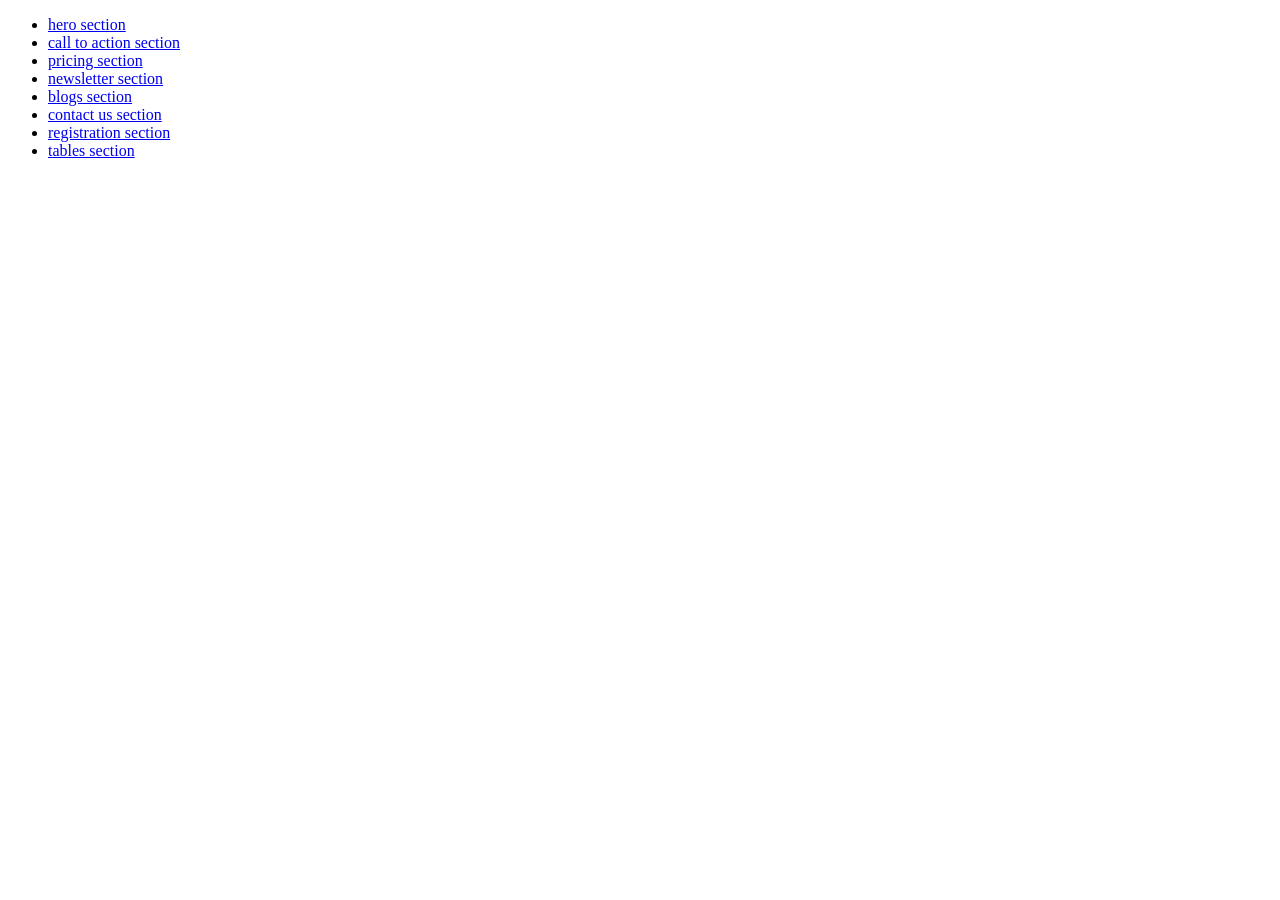
<file: index.html>
<!DOCTYPE html>
<html lang="en">
  <head>
    <meta charset="UTF-8" />
    <meta name="viewport" content="width=device-width, initial-scale=1.0" />
    <title>Document</title>
  </head>
  <body>
    <!-- DO NOT EDIT THIS FILE -->
    <ul>
      <li><a href="./1-hero-section/index.html">hero section</a></li>
      <li><a href="./2-call-to-action/index.html">call to action section</a></li>
      <li><a href="./3-pricings/index.html">pricing section</a></li>
      <li><a href="./4-newsletter/index.html">newsletter section</a></li>
      <li><a href="./5-blogs/index.html">blogs section</a></li>
      <li><a href="./6-contact-us/index.html">contact us section</a></li>
      <li><a href="./7-registration/index.html">registration section</a></li>
      <li><a href="./8-tables/index.html">tables section</a></li>
    </ul>
  </body>
</html>
</file>
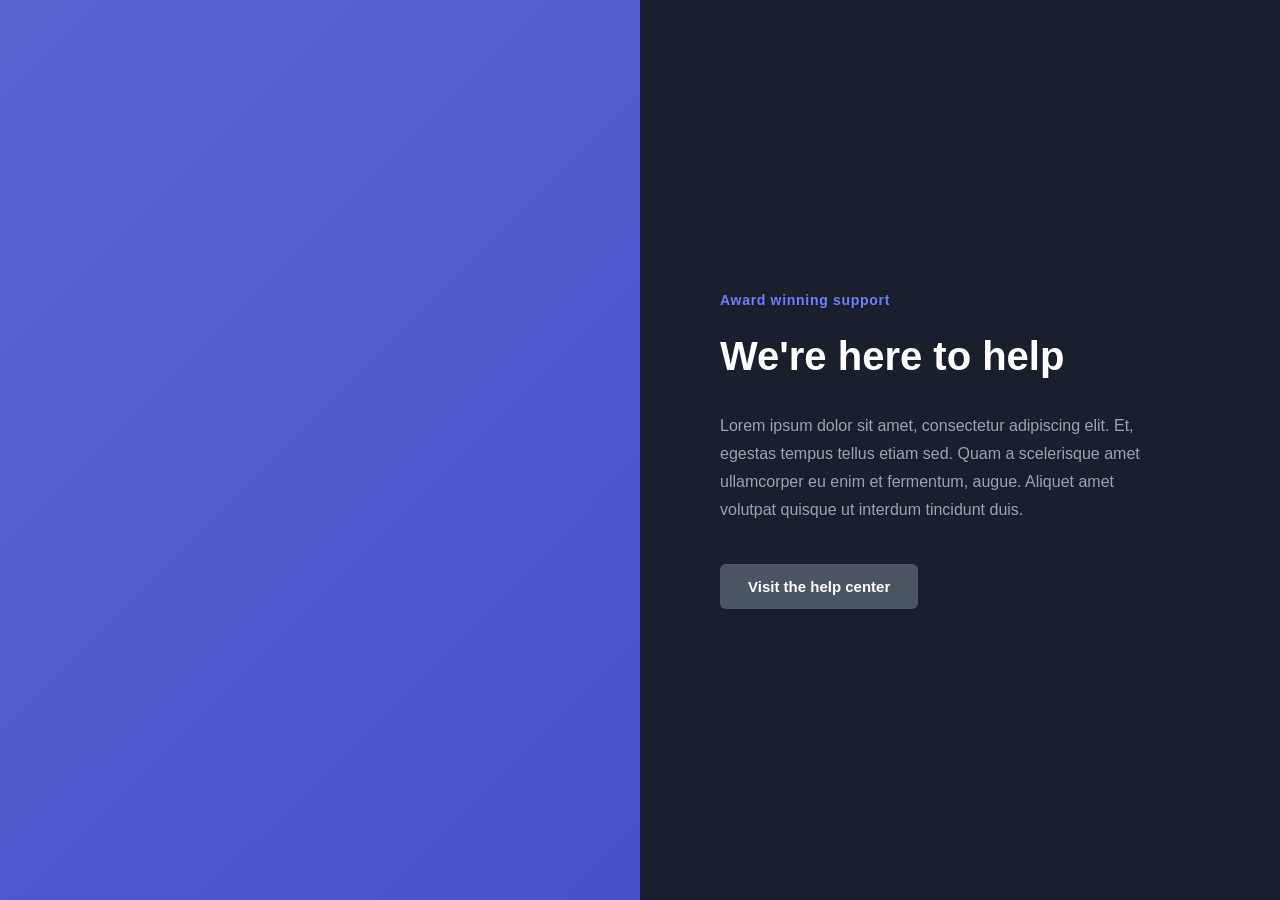
<file: 2-call-to-action/index.html>
<!DOCTYPE html>
<html lang="en">
  <head>
    <meta charset="UTF-8" />
    <meta name="viewport" content="width=device-width, initial-scale=1.0" />
    <title>Document</title>
    <link rel="stylesheet" href="style.css" />
  </head>
  <body>
    <section class="cta-section">
      <div class="cta-container">
        <!-- Left Side - Image -->
        <div class="cta-image">
          <div class="image-overlay"></div>
          <img src="team-collaboration.jpg" alt="Team collaboration" />
        </div>

        <!-- Right Side - Content -->
        <div class="cta-content">
          <p class="cta-label">Award winning support</p>
          <h2 class="cta-title">We're here to help</h2>
          <p class="cta-description">
            Lorem ipsum dolor sit amet, consectetur adipiscing elit. Et, egestas
            tempus tellus etiam sed. Quam a scelerisque amet ullamcorper eu enim
            et fermentum, augue. Aliquet amet volutpat quisque ut interdum
            tincidunt duis.
          </p>
          <button class="cta-button">Visit the help center</button>
        </div>
      </div>
    </section>
  </body>
</html>
</file>
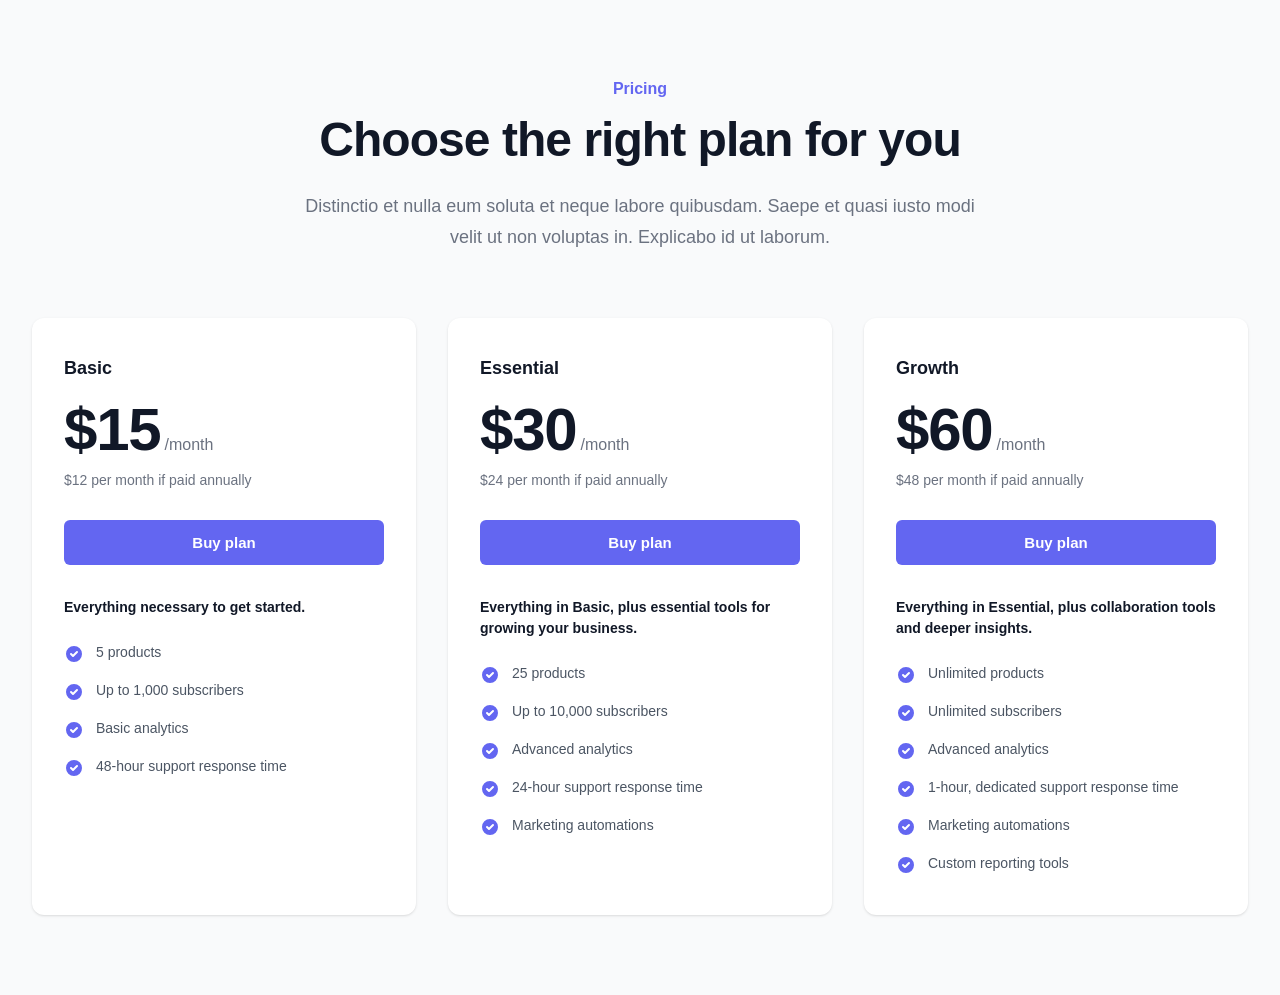
<file: 3-pricings/index.html>
<!DOCTYPE html>
<html lang="en">
  <head>
    <meta charset="UTF-8" />
    <meta name="viewport" content="width=device-width, initial-scale=1.0" />
    <title>Document</title>
    <link rel="stylesheet" href="style.css" />
  </head>
  <body>
    <section class="pricing-section">
      <div class="container">
        <!-- Header -->
        <div class="pricing-header">
          <p class="pricing-label">Pricing</p>
          <h1 class="pricing-title">Choose the right plan for you</h1>
          <p class="pricing-description">
            Distinctio et nulla eum soluta et neque labore quibusdam. Saepe et
            quasi iusto modi velit ut non voluptas in. Explicabo id ut laborum.
          </p>
        </div>

        <!-- Pricing Cards -->
        <div class="pricing-cards">
          <!-- Basic Plan -->
          <div class="pricing-card">
            <div class="card-header">
              <h3 class="plan-name">Basic</h3>
              <div class="plan-price">
                <span class="price">$15</span>
                <span class="period">/month</span>
              </div>
              <p class="plan-subtext">$12 per month if paid annually</p>
            </div>
            <button class="buy-button">Buy plan</button>
            <div class="card-features">
              <p class="features-title">Everything necessary to get started.</p>
              <ul class="features-list">
                <li>
                  <svg
                    class="check-icon"
                    viewBox="0 0 20 20"
                    fill="currentColor"
                  >
                    <path
                      fill-rule="evenodd"
                      d="M10 18a8 8 0 100-16 8 8 0 000 16zm3.707-9.293a1 1 0 00-1.414-1.414L9 10.586 7.707 9.293a1 1 0 00-1.414 1.414l2 2a1 1 0 001.414 0l4-4z"
                      clip-rule="evenodd"
                    />
                  </svg>
                  <span>5 products</span>
                </li>
                <li>
                  <svg
                    class="check-icon"
                    viewBox="0 0 20 20"
                    fill="currentColor"
                  >
                    <path
                      fill-rule="evenodd"
                      d="M10 18a8 8 0 100-16 8 8 0 000 16zm3.707-9.293a1 1 0 00-1.414-1.414L9 10.586 7.707 9.293a1 1 0 00-1.414 1.414l2 2a1 1 0 001.414 0l4-4z"
                      clip-rule="evenodd"
                    />
                  </svg>
                  <span>Up to 1,000 subscribers</span>
                </li>
                <li>
                  <svg
                    class="check-icon"
                    viewBox="0 0 20 20"
                    fill="currentColor"
                  >
                    <path
                      fill-rule="evenodd"
                      d="M10 18a8 8 0 100-16 8 8 0 000 16zm3.707-9.293a1 1 0 00-1.414-1.414L9 10.586 7.707 9.293a1 1 0 00-1.414 1.414l2 2a1 1 0 001.414 0l4-4z"
                      clip-rule="evenodd"
                    />
                  </svg>
                  <span>Basic analytics</span>
                </li>
                <li>
                  <svg
                    class="check-icon"
                    viewBox="0 0 20 20"
                    fill="currentColor"
                  >
                    <path
                      fill-rule="evenodd"
                      d="M10 18a8 8 0 100-16 8 8 0 000 16zm3.707-9.293a1 1 0 00-1.414-1.414L9 10.586 7.707 9.293a1 1 0 00-1.414 1.414l2 2a1 1 0 001.414 0l4-4z"
                      clip-rule="evenodd"
                    />
                  </svg>
                  <span>48-hour support response time</span>
                </li>
              </ul>
            </div>
          </div>

          <!-- Essential Plan -->
          <div class="pricing-card">
            <div class="card-header">
              <h3 class="plan-name">Essential</h3>
              <div class="plan-price">
                <span class="price">$30</span>
                <span class="period">/month</span>
              </div>
              <p class="plan-subtext">$24 per month if paid annually</p>
            </div>
            <button class="buy-button">Buy plan</button>
            <div class="card-features">
              <p class="features-title">
                Everything in Basic, plus essential tools for growing your
                business.
              </p>
              <ul class="features-list">
                <li>
                  <svg
                    class="check-icon"
                    viewBox="0 0 20 20"
                    fill="currentColor"
                  >
                    <path
                      fill-rule="evenodd"
                      d="M10 18a8 8 0 100-16 8 8 0 000 16zm3.707-9.293a1 1 0 00-1.414-1.414L9 10.586 7.707 9.293a1 1 0 00-1.414 1.414l2 2a1 1 0 001.414 0l4-4z"
                      clip-rule="evenodd"
                    />
                  </svg>
                  <span>25 products</span>
                </li>
                <li>
                  <svg
                    class="check-icon"
                    viewBox="0 0 20 20"
                    fill="currentColor"
                  >
                    <path
                      fill-rule="evenodd"
                      d="M10 18a8 8 0 100-16 8 8 0 000 16zm3.707-9.293a1 1 0 00-1.414-1.414L9 10.586 7.707 9.293a1 1 0 00-1.414 1.414l2 2a1 1 0 001.414 0l4-4z"
                      clip-rule="evenodd"
                    />
                  </svg>
                  <span>Up to 10,000 subscribers</span>
                </li>
                <li>
                  <svg
                    class="check-icon"
                    viewBox="0 0 20 20"
                    fill="currentColor"
                  >
                    <path
                      fill-rule="evenodd"
                      d="M10 18a8 8 0 100-16 8 8 0 000 16zm3.707-9.293a1 1 0 00-1.414-1.414L9 10.586 7.707 9.293a1 1 0 00-1.414 1.414l2 2a1 1 0 001.414 0l4-4z"
                      clip-rule="evenodd"
                    />
                  </svg>
                  <span>Advanced analytics</span>
                </li>
                <li>
                  <svg
                    class="check-icon"
                    viewBox="0 0 20 20"
                    fill="currentColor"
                  >
                    <path
                      fill-rule="evenodd"
                      d="M10 18a8 8 0 100-16 8 8 0 000 16zm3.707-9.293a1 1 0 00-1.414-1.414L9 10.586 7.707 9.293a1 1 0 00-1.414 1.414l2 2a1 1 0 001.414 0l4-4z"
                      clip-rule="evenodd"
                    />
                  </svg>
                  <span>24-hour support response time</span>
                </li>
                <li>
                  <svg
                    class="check-icon"
                    viewBox="0 0 20 20"
                    fill="currentColor"
                  >
                    <path
                      fill-rule="evenodd"
                      d="M10 18a8 8 0 100-16 8 8 0 000 16zm3.707-9.293a1 1 0 00-1.414-1.414L9 10.586 7.707 9.293a1 1 0 00-1.414 1.414l2 2a1 1 0 001.414 0l4-4z"
                      clip-rule="evenodd"
                    />
                  </svg>
                  <span>Marketing automations</span>
                </li>
              </ul>
            </div>
          </div>

          <!-- Growth Plan -->
          <div class="pricing-card">
            <div class="card-header">
              <h3 class="plan-name">Growth</h3>
              <div class="plan-price">
                <span class="price">$60</span>
                <span class="period">/month</span>
              </div>
              <p class="plan-subtext">$48 per month if paid annually</p>
            </div>
            <button class="buy-button">Buy plan</button>
            <div class="card-features">
              <p class="features-title">
                Everything in Essential, plus collaboration tools and deeper
                insights.
              </p>
              <ul class="features-list">
                <li>
                  <svg
                    class="check-icon"
                    viewBox="0 0 20 20"
                    fill="currentColor"
                  >
                    <path
                      fill-rule="evenodd"
                      d="M10 18a8 8 0 100-16 8 8 0 000 16zm3.707-9.293a1 1 0 00-1.414-1.414L9 10.586 7.707 9.293a1 1 0 00-1.414 1.414l2 2a1 1 0 001.414 0l4-4z"
                      clip-rule="evenodd"
                    />
                  </svg>
                  <span>Unlimited products</span>
                </li>
                <li>
                  <svg
                    class="check-icon"
                    viewBox="0 0 20 20"
                    fill="currentColor"
                  >
                    <path
                      fill-rule="evenodd"
                      d="M10 18a8 8 0 100-16 8 8 0 000 16zm3.707-9.293a1 1 0 00-1.414-1.414L9 10.586 7.707 9.293a1 1 0 00-1.414 1.414l2 2a1 1 0 001.414 0l4-4z"
                      clip-rule="evenodd"
                    />
                  </svg>
                  <span>Unlimited subscribers</span>
                </li>
                <li>
                  <svg
                    class="check-icon"
                    viewBox="0 0 20 20"
                    fill="currentColor"
                  >
                    <path
                      fill-rule="evenodd"
                      d="M10 18a8 8 0 100-16 8 8 0 000 16zm3.707-9.293a1 1 0 00-1.414-1.414L9 10.586 7.707 9.293a1 1 0 00-1.414 1.414l2 2a1 1 0 001.414 0l4-4z"
                      clip-rule="evenodd"
                    />
                  </svg>
                  <span>Advanced analytics</span>
                </li>
                <li>
                  <svg
                    class="check-icon"
                    viewBox="0 0 20 20"
                    fill="currentColor"
                  >
                    <path
                      fill-rule="evenodd"
                      d="M10 18a8 8 0 100-16 8 8 0 000 16zm3.707-9.293a1 1 0 00-1.414-1.414L9 10.586 7.707 9.293a1 1 0 00-1.414 1.414l2 2a1 1 0 001.414 0l4-4z"
                      clip-rule="evenodd"
                    />
                  </svg>
                  <span>1-hour, dedicated support response time</span>
                </li>
                <li>
                  <svg
                    class="check-icon"
                    viewBox="0 0 20 20"
                    fill="currentColor"
                  >
                    <path
                      fill-rule="evenodd"
                      d="M10 18a8 8 0 100-16 8 8 0 000 16zm3.707-9.293a1 1 0 00-1.414-1.414L9 10.586 7.707 9.293a1 1 0 00-1.414 1.414l2 2a1 1 0 001.414 0l4-4z"
                      clip-rule="evenodd"
                    />
                  </svg>
                  <span>Marketing automations</span>
                </li>
                <li>
                  <svg
                    class="check-icon"
                    viewBox="0 0 20 20"
                    fill="currentColor"
                  >
                    <path
                      fill-rule="evenodd"
                      d="M10 18a8 8 0 100-16 8 8 0 000 16zm3.707-9.293a1 1 0 00-1.414-1.414L9 10.586 7.707 9.293a1 1 0 00-1.414 1.414l2 2a1 1 0 001.414 0l4-4z"
                      clip-rule="evenodd"
                    />
                  </svg>
                  <span>Custom reporting tools</span>
                </li>
              </ul>
            </div>
          </div>
        </div>
      </div>
    </section>
  </body>
</html>
</file>
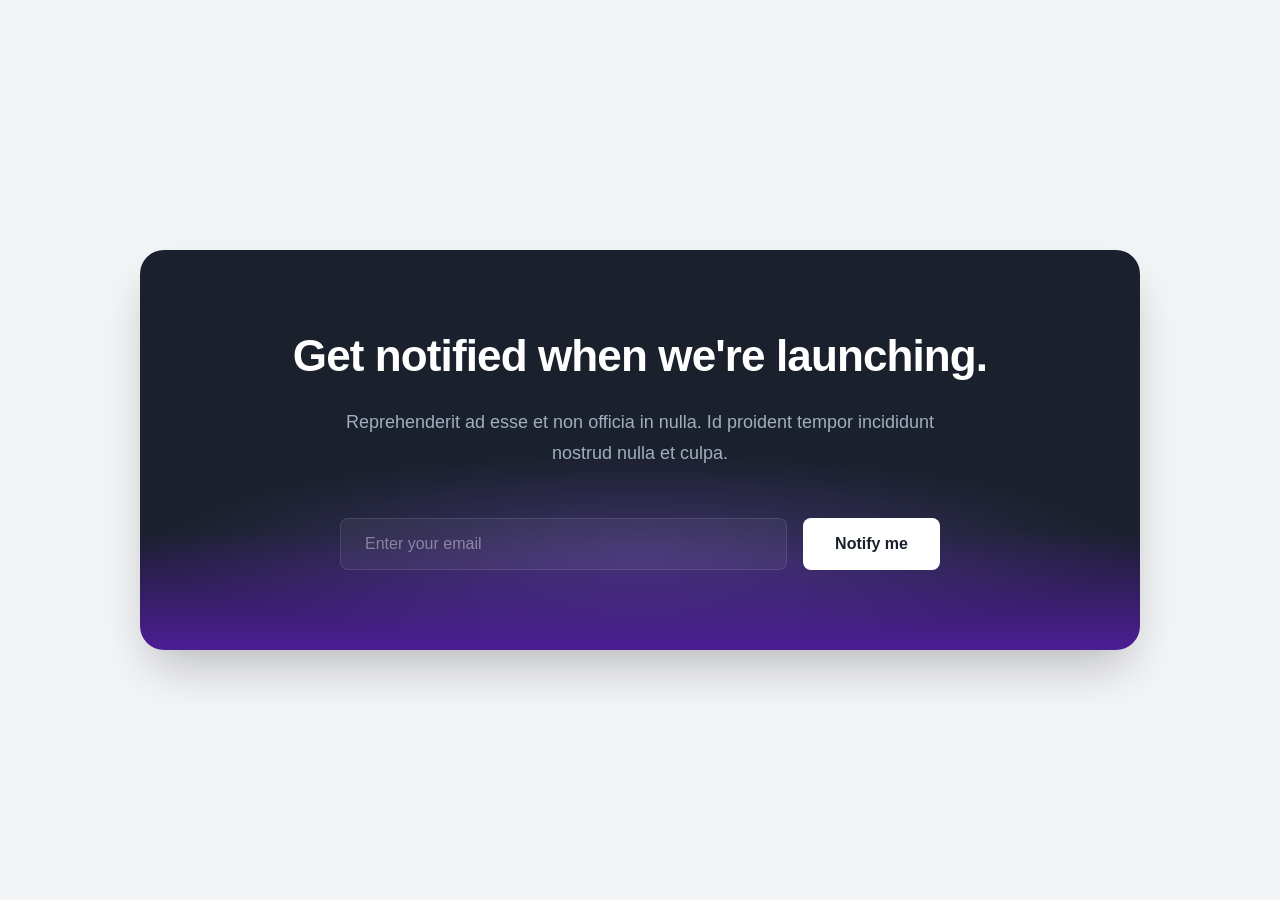
<file: 4-newsletter/index.html>
<!DOCTYPE html>
<html lang="en">
  <head>
    <meta charset="UTF-8" />
    <meta name="viewport" content="width=device-width, initial-scale=1.0" />
    <title>Newsletter Signup</title>
    <link rel="stylesheet" href="style.css" />
  </head>
  <body>
    <section class="newsletter-section">
      <div class="newsletter-container">
        <h2 class="newsletter-title">Get notified when we're launching.</h2>
        <p class="newsletter-description">
          Reprehenderit ad esse et non officia in nulla. Id proident tempor
          incididunt nostrud nulla et culpa.
        </p>
        <form class="newsletter-form">
          <input
            type="email"
            class="email-input"
            placeholder="Enter your email"
            required
          />
          <button type="submit" class="notify-button">Notify me</button>
        </form>
      </div>
    </section>
  </body>
</html>
</file>
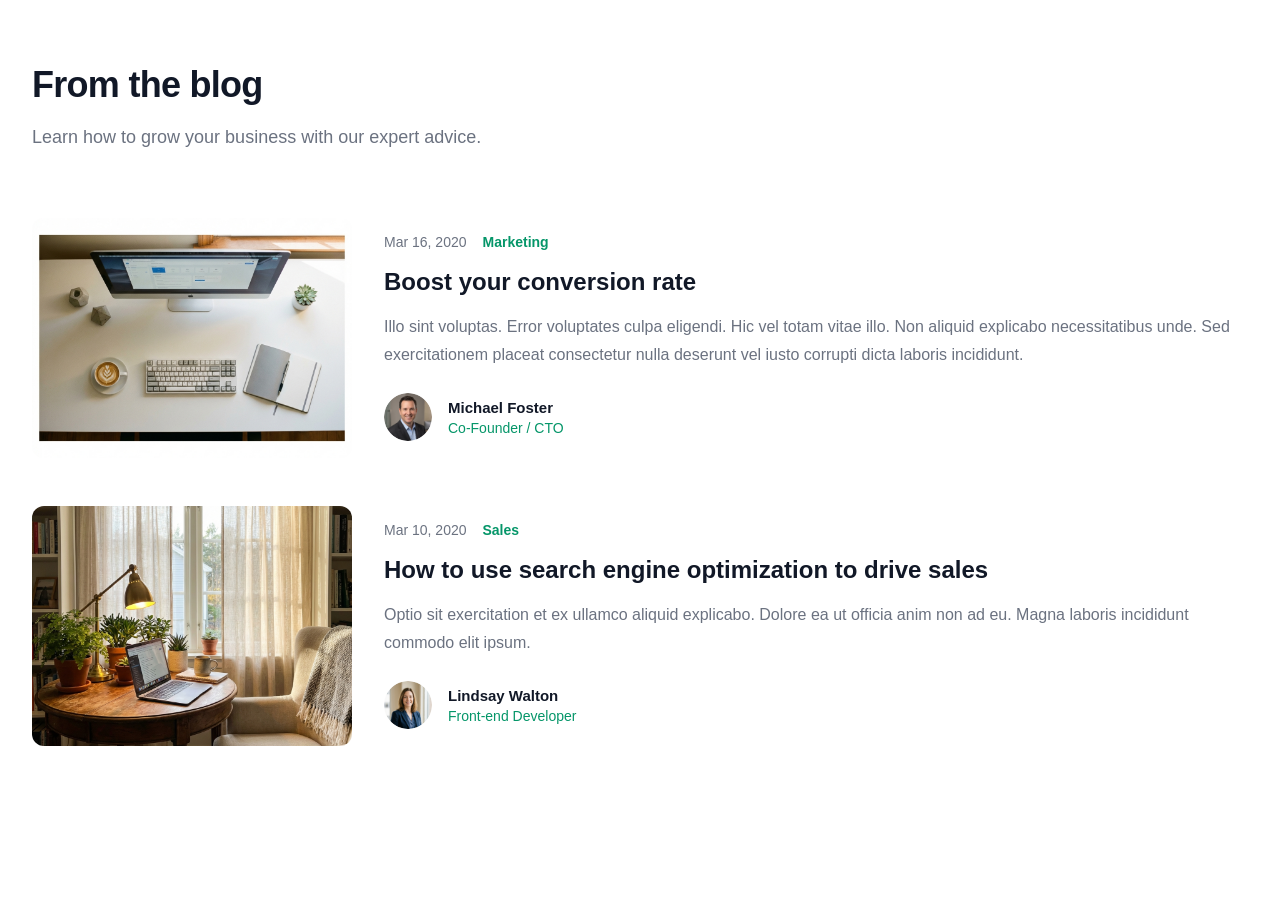
<file: 5-blogs/index.html>
<!DOCTYPE html>
<html lang="en">
  <head>
    <meta charset="UTF-8" />
    <meta name="viewport" content="width=device-width, initial-scale=1.0" />
    <title>Document</title>
    <link rel="stylesheet" href="style.css" />
  </head>
  <body>
    <section class="blog-section">
      <div class="container">
        <!-- Blog Header -->
        <div class="blog-header">
          <h2 class="blog-title">From the blog</h2>
          <p class="blog-description">
            Learn how to grow your business with our expert advice.
          </p>
        </div>

        <!-- Blog Posts -->
        <div class="blog-posts">
          <!-- Blog Post 1 -->
          <article class="blog-post">
            <div class="post-image">
              <img
                src="blog-1.jpg"
                alt="Workspace with computer and keyboard"
              />
            </div>
            <div class="post-content">
              <div class="post-meta">
                <span class="post-date">Mar 16, 2020</span>
                <span class="post-category">Marketing</span>
              </div>
              <h3 class="post-title">Boost your conversion rate</h3>
              <p class="post-description">
                Illo sint voluptas. Error voluptates culpa eligendi. Hic vel
                totam vitae illo. Non aliquid explicabo necessitatibus unde. Sed
                exercitationem placeat consectetur nulla deserunt vel iusto
                corrupti dicta laboris incididunt.
              </p>
              <div class="post-author">
                <img
                  src="author-1.jpg"
                  alt="Michael Foster"
                  class="author-avatar"
                />
                <div class="author-info">
                  <p class="author-name">Michael Foster</p>
                  <p class="author-role">Co-Founder / CTO</p>
                </div>
              </div>
            </div>
          </article>

          <!-- Blog Post 2 -->
          <article class="blog-post">
            <div class="post-image">
              <img
                src="blog-2.jpg"
                alt="Cozy workspace with laptop and plants"
              />
            </div>
            <div class="post-content">
              <div class="post-meta">
                <span class="post-date">Mar 10, 2020</span>
                <span class="post-category">Sales</span>
              </div>
              <h3 class="post-title">
                How to use search engine optimization to drive sales
              </h3>
              <p class="post-description">
                Optio sit exercitation et ex ullamco aliquid explicabo. Dolore
                ea ut officia anim non ad eu. Magna laboris incididunt commodo
                elit ipsum.
              </p>
              <div class="post-author">
                <img
                  src="author-2.jpg"
                  alt="Lindsay Walton"
                  class="author-avatar"
                />
                <div class="author-info">
                  <p class="author-name">Lindsay Walton</p>
                  <p class="author-role">Front-end Developer</p>
                </div>
              </div>
            </div>
          </article>
        </div>
      </div>
    </section>
  </body>
</html>
</file>
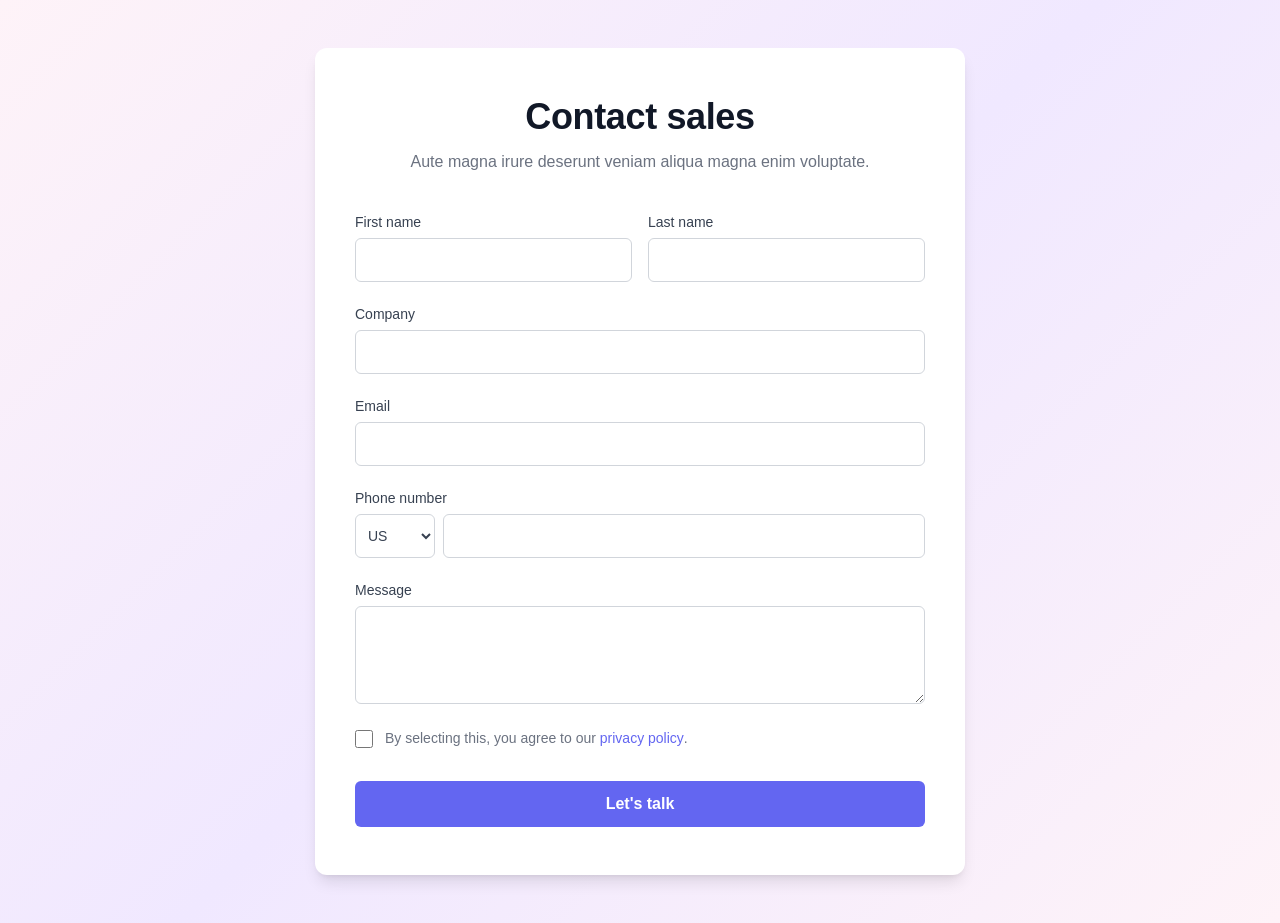
<file: 6-contact-us/index.html>
<!DOCTYPE html>
<html lang="en">
  <head>
    <meta charset="UTF-8" />
    <meta name="viewport" content="width=device-width, initial-scale=1.0" />
    <title>Document</title>
    <link rel="stylesheet" href="style.css" />
  </head>
  <body>
    <div class="contact-container">
      <div class="contact-card">
        <!-- Header -->
        <div class="contact-header">
          <h1 class="contact-title">Contact sales</h1>
          <p class="contact-description">
            Aute magna irure deserunt veniam aliqua magna enim voluptate.
          </p>
        </div>

        <!-- Contact Form -->
        <form class="contact-form">
          <!-- Name Fields Row -->
          <div class="form-row">
            <div class="form-group">
              <label for="firstName" class="form-label">First name</label>
              <input type="text" id="firstName" class="form-input" required />
            </div>
            <div class="form-group">
              <label for="lastName" class="form-label">Last name</label>
              <input type="text" id="lastName" class="form-input" required />
            </div>
          </div>

          <!-- Company Field -->
          <div class="form-group">
            <label for="company" class="form-label">Company</label>
            <input type="text" id="company" class="form-input" required />
          </div>

          <!-- Email Field -->
          <div class="form-group">
            <label for="email" class="form-label">Email</label>
            <input type="email" id="email" class="form-input" required />
          </div>

          <!-- Phone Number Field -->
          <div class="form-group">
            <label for="phone" class="form-label">Phone number</label>
            <div class="phone-input-wrapper">
              <select class="country-select">
                <option value="US">US</option>
                <option value="UK">UK</option>
                <option value="CA">CA</option>
                <option value="IN">IN</option>
                <option value="AU">AU</option>
              </select>
              <input
                type="tel"
                id="phone"
                class="form-input phone-input"
                required
              />
            </div>
          </div>

          <!-- Message Field -->
          <div class="form-group">
            <label for="message" class="form-label">Message</label>
            <textarea
              id="message"
              class="form-textarea"
              rows="4"
              required
            ></textarea>
          </div>

          <!-- Privacy Checkbox -->
          <div class="privacy-group">
            <input type="checkbox" id="privacy" class="checkbox" required />
            <label for="privacy" class="privacy-label">
              By selecting this, you agree to our
              <a href="#" class="privacy-link">privacy policy</a>.
            </label>
          </div>

          <!-- Submit Button -->
          <button type="submit" class="submit-button">Let's talk</button>
        </form>
      </div>
    </div>
  </body>
</html>
</file>
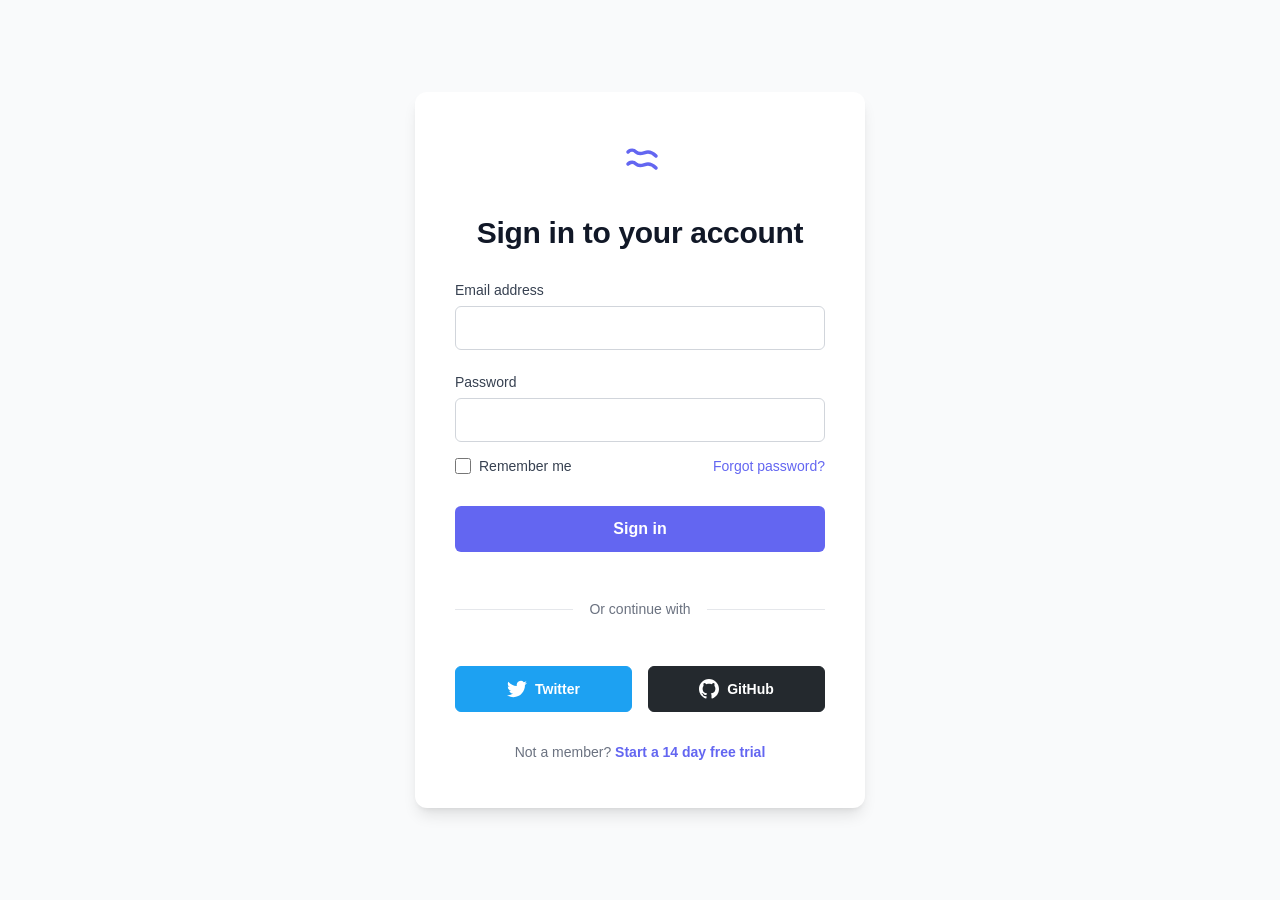
<file: 7-registration/index.html>
<!DOCTYPE html>
<html lang="en">
  <head>
    <meta charset="UTF-8" />
    <meta name="viewport" content="width=device-width, initial-scale=1.0" />
    <title>Document</title>
    <link rel="stylesheet" href="style.css" />
  </head>
  <body>
    <div class="login-container">
      <div class="login-card">
        <!-- Logo -->
        <div class="logo">
          <svg
            width="40"
            height="40"
            viewBox="0 0 40 40"
            fill="none"
            xmlns="http://www.w3.org/2000/svg"
          >
            <path
              d="M8 12C8 12 12 8 16 12C20 16 24 12 28 12C32 12 36 16 36 16"
              stroke="#6366F1"
              stroke-width="3.5"
              stroke-linecap="round"
              stroke-linejoin="round"
            />
            <path
              d="M8 24C8 24 12 20 16 24C20 28 24 24 28 24C32 24 36 28 36 28"
              stroke="#6366F1"
              stroke-width="3.5"
              stroke-linecap="round"
              stroke-linejoin="round"
            />
          </svg>
        </div>

        <!-- Title -->
        <h2 class="login-title">Sign in to your account</h2>

        <!-- Login Form -->
        <form class="login-form">
          <!-- Email Field -->
          <div class="form-group">
            <label for="email" class="form-label">Email address</label>
            <input
              type="email"
              id="email"
              class="form-input"
              placeholder=""
              required
            />
          </div>

          <!-- Password Field -->
          <div class="form-group">
            <label for="password" class="form-label">Password</label>
            <input
              type="password"
              id="password"
              class="form-input"
              placeholder=""
              required
            />
          </div>

          <!-- Remember Me & Forgot Password -->
          <div class="form-options">
            <div class="remember-me">
              <input type="checkbox" id="remember" class="checkbox" />
              <label for="remember" class="checkbox-label">Remember me</label>
            </div>
            <a href="#" class="forgot-password">Forgot password?</a>
          </div>

          <!-- Sign In Button -->
          <button type="submit" class="signin-button">Sign in</button>

          <!-- Divider -->
          <div class="divider">
            <span>Or continue with</span>
          </div>

          <!-- Social Login Buttons -->
          <div class="social-buttons">
            <button type="button" class="social-button twitter-button">
              <svg
                width="20"
                height="20"
                viewBox="0 0 24 24"
                fill="currentColor"
              >
                <path
                  d="M23.953 4.57a10 10 0 01-2.825.775 4.958 4.958 0 002.163-2.723c-.951.555-2.005.959-3.127 1.184a4.92 4.92 0 00-8.384 4.482C7.69 8.095 4.067 6.13 1.64 3.162a4.822 4.822 0 00-.666 2.475c0 1.71.87 3.213 2.188 4.096a4.904 4.904 0 01-2.228-.616v.06a4.923 4.923 0 003.946 4.827 4.996 4.996 0 01-2.212.085 4.936 4.936 0 004.604 3.417 9.867 9.867 0 01-6.102 2.105c-.39 0-.779-.023-1.17-.067a13.995 13.995 0 007.557 2.209c9.053 0 13.998-7.496 13.998-13.985 0-.21 0-.42-.015-.63A9.935 9.935 0 0024 4.59z"
                />
              </svg>
              Twitter
            </button>
            <button type="button" class="social-button github-button">
              <svg
                width="20"
                height="20"
                viewBox="0 0 24 24"
                fill="currentColor"
              >
                <path
                  d="M12 0c-6.626 0-12 5.373-12 12 0 5.302 3.438 9.8 8.207 11.387.599.111.793-.261.793-.577v-2.234c-3.338.726-4.033-1.416-4.033-1.416-.546-1.387-1.333-1.756-1.333-1.756-1.089-.745.083-.729.083-.729 1.205.084 1.839 1.237 1.839 1.237 1.07 1.834 2.807 1.304 3.492.997.107-.775.418-1.305.762-1.604-2.665-.305-5.467-1.334-5.467-5.931 0-1.311.469-2.381 1.236-3.221-.124-.303-.535-1.524.117-3.176 0 0 1.008-.322 3.301 1.23.957-.266 1.983-.399 3.003-.404 1.02.005 2.047.138 3.006.404 2.291-1.552 3.297-1.23 3.297-1.23.653 1.653.242 2.874.118 3.176.77.84 1.235 1.911 1.235 3.221 0 4.609-2.807 5.624-5.479 5.921.43.372.823 1.102.823 2.222v3.293c0 .319.192.694.801.576 4.765-1.589 8.199-6.086 8.199-11.386 0-6.627-5.373-12-12-12z"
                />
              </svg>
              GitHub
            </button>
          </div>
        </form>

        <!-- Sign Up Link -->
        <p class="signup-text">
          Not a member?
          <a href="#" class="signup-link">Start a 14 day free trial</a>
        </p>
      </div>
    </div>
  </body>
</html>
</file>
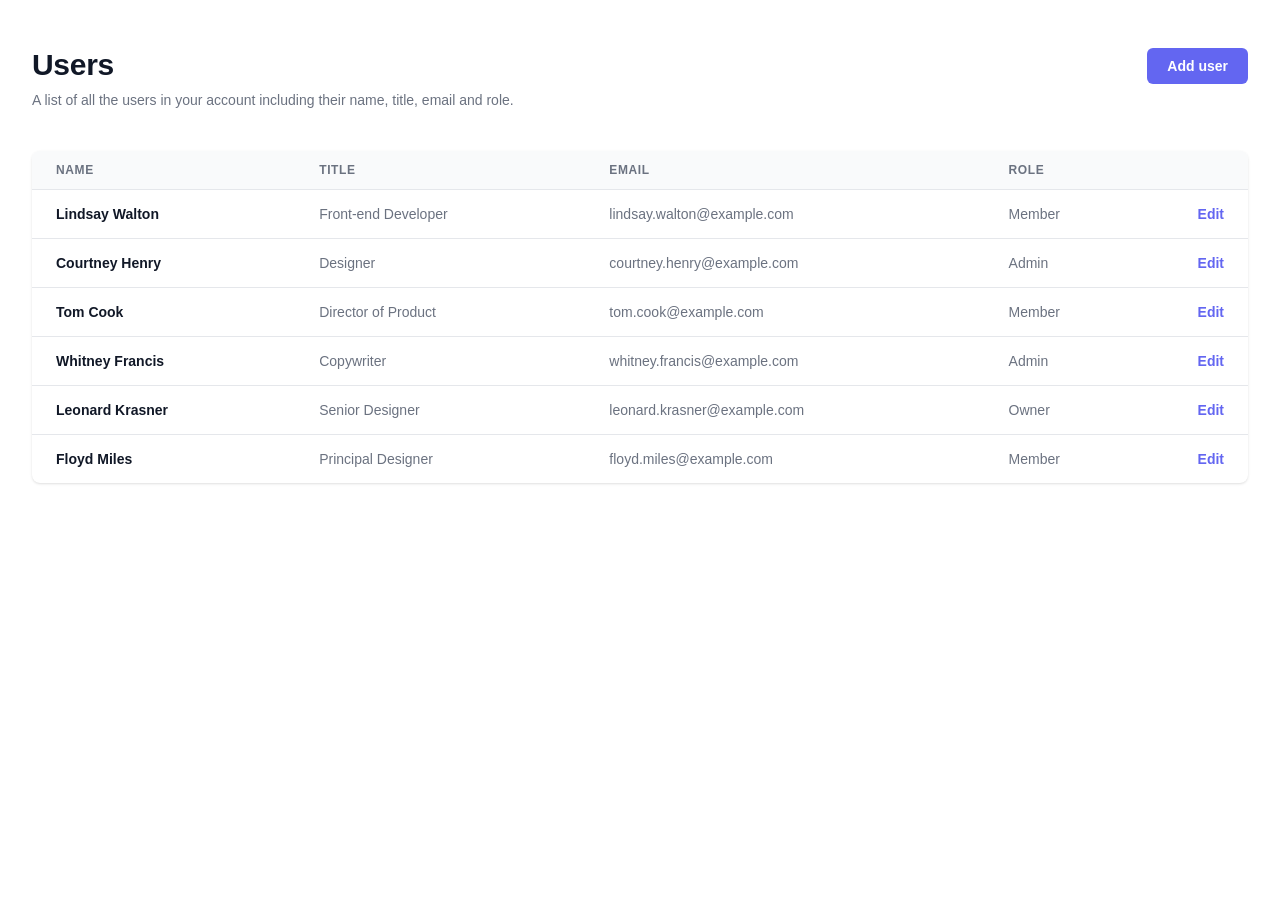
<file: 8-tables/index.html>
<!DOCTYPE html>
<html lang="en">
  <head>
    <meta charset="UTF-8" />
    <meta name="viewport" content="width=device-width, initial-scale=1.0" />
    <title>Document</title>
    <link rel="stylesheet" href="style.css" />
  </head>
  <body>
    <section class="users-section">
      <div class="container">
        <!-- Header -->
        <div class="users-header">
          <div class="header-content">
            <h1 class="users-title">Users</h1>
            <p class="users-description">
              A list of all the users in your account including their name,
              title, email and role.
            </p>
          </div>
          <button class="add-user-btn">Add user</button>
        </div>

        <!-- Users Table -->
        <div class="table-container">
          <table class="users-table">
            <thead>
              <tr>
                <th>Name</th>
                <th>Title</th>
                <th>Email</th>
                <th>Role</th>
                <th></th>
              </tr>
            </thead>
            <tbody>
              <tr>
                <td class="name-cell">Lindsay Walton</td>
                <td class="title-cell">Front-end Developer</td>
                <td class="email-cell">lindsay.walton@example.com</td>
                <td class="role-cell">Member</td>
                <td class="action-cell">
                  <a href="#" class="edit-link">Edit</a>
                </td>
              </tr>
              <tr>
                <td class="name-cell">Courtney Henry</td>
                <td class="title-cell">Designer</td>
                <td class="email-cell">courtney.henry@example.com</td>
                <td class="role-cell">Admin</td>
                <td class="action-cell">
                  <a href="#" class="edit-link">Edit</a>
                </td>
              </tr>
              <tr>
                <td class="name-cell">Tom Cook</td>
                <td class="title-cell">Director of Product</td>
                <td class="email-cell">tom.cook@example.com</td>
                <td class="role-cell">Member</td>
                <td class="action-cell">
                  <a href="#" class="edit-link">Edit</a>
                </td>
              </tr>
              <tr>
                <td class="name-cell">Whitney Francis</td>
                <td class="title-cell">Copywriter</td>
                <td class="email-cell">whitney.francis@example.com</td>
                <td class="role-cell">Admin</td>
                <td class="action-cell">
                  <a href="#" class="edit-link">Edit</a>
                </td>
              </tr>
              <tr>
                <td class="name-cell">Leonard Krasner</td>
                <td class="title-cell">Senior Designer</td>
                <td class="email-cell">leonard.krasner@example.com</td>
                <td class="role-cell">Owner</td>
                <td class="action-cell">
                  <a href="#" class="edit-link">Edit</a>
                </td>
              </tr>
              <tr>
                <td class="name-cell">Floyd Miles</td>
                <td class="title-cell">Principal Designer</td>
                <td class="email-cell">floyd.miles@example.com</td>
                <td class="role-cell">Member</td>
                <td class="action-cell">
                  <a href="#" class="edit-link">Edit</a>
                </td>
              </tr>
            </tbody>
          </table>
        </div>
      </div>
    </section>
  </body>
</html>
</file>
<file: 2-call-to-action/style.css>
/* Reset and Base Styles */
* {
  margin: 0;
  padding: 0;
  box-sizing: border-box;
}

body {
  font-family: "Inter", -apple-system, BlinkMacSystemFont, "Segoe UI", "Roboto",
    "Oxygen", "Ubuntu", "Cantarell", sans-serif;
  -webkit-font-smoothing: antialiased;
  -moz-osx-font-smoothing: grayscale;
  min-height: 100vh;
  display: flex;
  align-items: center;
  justify-content: center;
}

/* CTA Section */
.cta-section {
  width: 100%;
  min-height: 100vh;
  display: flex;
  align-items: center;
  justify-content: center;
}

.cta-container {
  display: grid;
  grid-template-columns: 1fr 1fr;
  width: 100%;
  min-height: 100vh;
}

/* Left Side - Image */
.cta-image {
  position: relative;
  overflow: hidden;
  background: #5b63d3;
}

.cta-image img {
  width: 100%;
  height: 100%;
  object-fit: cover;
  opacity: 0.6;
  mix-blend-mode: multiply;
}

.image-overlay {
  position: absolute;
  top: 0;
  left: 0;
  width: 100%;
  height: 100%;
  background: linear-gradient(135deg, #5b63d3 0%, #4951c9 100%);
  z-index: 1;
  pointer-events: none;
}

/* Right Side - Content */
.cta-content {
  background: #1a1f2e;
  padding: 4rem 5rem;
  display: flex;
  flex-direction: column;
  justify-content: center;
  gap: 1.5rem;
}

.cta-label {
  color: #6b7fff;
  font-size: 0.875rem;
  font-weight: 600;
  letter-spacing: 0.05em;
  text-transform: none;
}

.cta-title {
  color: #ffffff;
  font-size: 2.5rem;
  font-weight: 700;
  line-height: 1.2;
  margin-bottom: 0.5rem;
}

.cta-description {
  color: #9ca3af;
  font-size: 1rem;
  line-height: 1.75;
  margin-bottom: 1rem;
  max-width: 90%;
}

.cta-button {
  background: #4b5563;
  color: #ffffff;
  border: none;
  padding: 0.875rem 1.75rem;
  font-size: 0.9375rem;
  font-weight: 600;
  border-radius: 6px;
  cursor: pointer;
  transition: all 0.3s ease;
  align-self: flex-start;
  font-family: inherit;
}

.cta-button:hover {
  background: #374151;
  transform: translateY(-2px);
  box-shadow: 0 10px 15px -3px rgba(0, 0, 0, 0.3),
    0 4px 6px -4px rgba(0, 0, 0, 0.3);
}

.cta-button:active {
  transform: translateY(0);
}

/* Responsive Design */
@media (max-width: 968px) {
  .cta-container {
    grid-template-columns: 1fr;
  }

  .cta-image {
    min-height: 300px;
  }

  .cta-content {
    padding: 3rem 2rem;
  }

  .cta-title {
    font-size: 2rem;
  }

  .cta-description {
    max-width: 100%;
  }
}

@media (max-width: 480px) {
  .cta-content {
    padding: 2rem 1.5rem;
  }

  .cta-title {
    font-size: 1.75rem;
  }

  .cta-button {
    width: 100%;
  }
}
</file>
<file: 3-pricings/style.css>
/* Reset and Base Styles */
* {
  margin: 0;
  padding: 0;
  box-sizing: border-box;
}

body {
  font-family: "Inter", -apple-system, BlinkMacSystemFont, "Segoe UI", "Roboto",
    "Oxygen", "Ubuntu", "Cantarell", sans-serif;
  -webkit-font-smoothing: antialiased;
  -moz-osx-font-smoothing: grayscale;
  background: #f9fafb;
  min-height: 100vh;
}

/* Container */
.container {
  max-width: 1280px;
  margin: 0 auto;
  padding: 0 2rem;
}

/* Pricing Section */
.pricing-section {
  padding: 5rem 0;
}

/* Pricing Header */
.pricing-header {
  text-align: center;
  margin-bottom: 4rem;
}

.pricing-label {
  color: #6366f1;
  font-size: 1rem;
  font-weight: 600;
  margin-bottom: 1rem;
}

.pricing-title {
  font-size: 3rem;
  font-weight: 800;
  color: #111827;
  margin-bottom: 1.5rem;
  letter-spacing: -0.02em;
  line-height: 1.1;
}

.pricing-description {
  font-size: 1.125rem;
  color: #6b7280;
  line-height: 1.75;
  max-width: 700px;
  margin: 0 auto;
}

/* Pricing Cards Container */
.pricing-cards {
  display: grid;
  grid-template-columns: repeat(3, 1fr);
  gap: 2rem;
  margin-top: 3rem;
}

/* Individual Pricing Card */
.pricing-card {
  background: white;
  border-radius: 12px;
  padding: 2.5rem 2rem;
  box-shadow: 0 1px 3px 0 rgba(0, 0, 0, 0.1), 0 1px 2px -1px rgba(0, 0, 0, 0.1);
  transition: all 0.3s ease;
  display: flex;
  flex-direction: column;
}

.pricing-card:hover {
  transform: translateY(-8px);
  box-shadow: 0 20px 25px -5px rgba(0, 0, 0, 0.1),
    0 8px 10px -6px rgba(0, 0, 0, 0.1);
}

/* Card Header */
.card-header {
  margin-bottom: 2rem;
}

.plan-name {
  font-size: 1.125rem;
  font-weight: 600;
  color: #111827;
  margin-bottom: 1rem;
}

.plan-price {
  display: flex;
  align-items: baseline;
  margin-bottom: 0.5rem;
}

.price {
  font-size: 3.75rem;
  font-weight: 800;
  color: #111827;
  letter-spacing: -0.02em;
}

.period {
  font-size: 1rem;
  color: #6b7280;
  margin-left: 0.25rem;
}

.plan-subtext {
  font-size: 0.875rem;
  color: #6b7280;
}

/* Buy Button */
.buy-button {
  width: 100%;
  padding: 0.875rem 1.5rem;
  background: #6366f1;
  color: white;
  border: none;
  border-radius: 6px;
  font-size: 0.9375rem;
  font-weight: 600;
  cursor: pointer;
  transition: all 0.3s ease;
  font-family: inherit;
  margin-bottom: 2rem;
}

.buy-button:hover {
  background: #4f46e5;
  transform: translateY(-2px);
  box-shadow: 0 10px 15px -3px rgba(99, 102, 241, 0.4),
    0 4px 6px -4px rgba(99, 102, 241, 0.4);
}

.buy-button:active {
  transform: translateY(0);
}

/* Card Features */
.card-features {
  flex-grow: 1;
}

.features-title {
  font-size: 0.875rem;
  font-weight: 600;
  color: #111827;
  margin-bottom: 1.5rem;
  line-height: 1.5;
}

.features-list {
  list-style: none;
  display: flex;
  flex-direction: column;
  gap: 1rem;
}

.features-list li {
  display: flex;
  align-items: flex-start;
  gap: 0.75rem;
}

.check-icon {
  width: 20px;
  height: 20px;
  color: #6366f1;
  flex-shrink: 0;
  margin-top: 2px;
}

.features-list span {
  font-size: 0.875rem;
  color: #4b5563;
  line-height: 1.5;
}

/* Responsive Design */
@media (max-width: 1024px) {
  .pricing-cards {
    grid-template-columns: 1fr;
    max-width: 600px;
    margin-left: auto;
    margin-right: auto;
  }

  .pricing-title {
    font-size: 2.5rem;
  }
}

@media (max-width: 768px) {
  .pricing-section {
    padding: 3rem 0;
  }

  .pricing-title {
    font-size: 2rem;
  }

  .pricing-description {
    font-size: 1rem;
  }

  .pricing-cards {
    gap: 1.5rem;
  }

  .pricing-card {
    padding: 2rem 1.5rem;
  }

  .price {
    font-size: 3rem;
  }
}

@media (max-width: 480px) {
  .container {
    padding: 0 1rem;
  }

  .pricing-title {
    font-size: 1.75rem;
  }

  .pricing-card {
    padding: 1.5rem 1.25rem;
  }
}
</file>
<file: 4-newsletter/style.css>
/* Reset and Base Styles */
* {
  margin: 0;
  padding: 0;
  box-sizing: border-box;
}

body {
  font-family: "Inter", -apple-system, BlinkMacSystemFont, "Segoe UI", "Roboto",
    "Oxygen", "Ubuntu", "Cantarell", sans-serif;
  -webkit-font-smoothing: antialiased;
  -moz-osx-font-smoothing: grayscale;
  background: #f3f4f6;
  min-height: 100vh;
  display: flex;
  align-items: center;
  justify-content: center;
  padding: 2rem;
}

/* Newsletter Section */
.newsletter-section {
  width: 100%;
  max-width: 1000px;
}

.newsletter-container {
  background: linear-gradient(180deg, #1a202c 0%, #1a202c 70%, #4c1d95 100%);
  border-radius: 24px;
  padding: 5rem 4rem;
  text-align: center;
  box-shadow: 0 25px 50px -12px rgba(0, 0, 0, 0.25);
  position: relative;
  overflow: hidden;
}

.newsletter-container::before {
  content: "";
  position: absolute;
  bottom: 0;
  left: 50%;
  transform: translateX(-50%);
  width: 100%;
  height: 200px;
  background: radial-gradient(
    ellipse at center,
    rgba(139, 92, 246, 0.3) 0%,
    transparent 70%
  );
  pointer-events: none;
}

/* Newsletter Title */
.newsletter-title {
  font-size: 2.75rem;
  font-weight: 800;
  color: #ffffff;
  margin-bottom: 1.5rem;
  letter-spacing: -0.02em;
  line-height: 1.2;
}

/* Newsletter Description */
.newsletter-description {
  font-size: 1.125rem;
  color: #a0aec0;
  line-height: 1.75;
  margin-bottom: 3rem;
  max-width: 600px;
  margin-left: auto;
  margin-right: auto;
}

/* Newsletter Form */
.newsletter-form {
  display: flex;
  gap: 1rem;
  max-width: 600px;
  margin: 0 auto;
  position: relative;
  z-index: 1;
}

.email-input {
  flex: 1;
  padding: 1rem 1.5rem;
  background: rgba(255, 255, 255, 0.05);
  border: 1px solid rgba(255, 255, 255, 0.1);
  border-radius: 8px;
  color: #ffffff;
  font-size: 1rem;
  font-family: inherit;
  transition: all 0.3s ease;
  backdrop-filter: blur(10px);
}

.email-input::placeholder {
  color: rgba(255, 255, 255, 0.4);
}

.email-input:focus {
  outline: none;
  border-color: rgba(255, 255, 255, 0.3);
  background: rgba(255, 255, 255, 0.08);
}

.notify-button {
  padding: 1rem 2rem;
  background: #ffffff;
  color: #1a202c;
  border: none;
  border-radius: 8px;
  font-size: 1rem;
  font-weight: 600;
  cursor: pointer;
  transition: all 0.3s ease;
  font-family: inherit;
  white-space: nowrap;
}

.notify-button:hover {
  background: #f7fafc;
  transform: translateY(-2px);
  box-shadow: 0 10px 15px -3px rgba(0, 0, 0, 0.3),
    0 4px 6px -4px rgba(0, 0, 0, 0.3);
}

.notify-button:active {
  transform: translateY(0);
}

/* Responsive Design */
@media (max-width: 768px) {
  .newsletter-container {
    padding: 3rem 2rem;
  }

  .newsletter-title {
    font-size: 2rem;
  }

  .newsletter-description {
    font-size: 1rem;
  }

  .newsletter-form {
    flex-direction: column;
  }

  .notify-button {
    width: 100%;
  }
}

@media (max-width: 480px) {
  .newsletter-container {
    padding: 2.5rem 1.5rem;
    border-radius: 16px;
  }

  .newsletter-title {
    font-size: 1.75rem;
  }

  .newsletter-description {
    font-size: 0.9375rem;
  }
}
</file>
<file: 5-blogs/style.css>
/* Reset and Base Styles */
* {
  margin: 0;
  padding: 0;
  box-sizing: border-box;
}

body {
  font-family: "Inter", -apple-system, BlinkMacSystemFont, "Segoe UI", "Roboto",
    "Oxygen", "Ubuntu", "Cantarell", sans-serif;
  -webkit-font-smoothing: antialiased;
  -moz-osx-font-smoothing: grayscale;
  background: #ffffff;
  min-height: 100vh;
  padding: 4rem 0;
}

/* Container */
.container {
  max-width: 1280px;
  margin: 0 auto;
  padding: 0 2rem;
}

/* Blog Section */
.blog-section {
  width: 100%;
}

/* Blog Header */
.blog-header {
  margin-bottom: 4rem;
}

.blog-title {
  font-size: 2.25rem;
  font-weight: 800;
  color: #111827;
  margin-bottom: 1rem;
  letter-spacing: -0.02em;
}

.blog-description {
  font-size: 1.125rem;
  color: #6b7280;
  line-height: 1.75;
}

/* Blog Posts Container */
.blog-posts {
  display: flex;
  flex-direction: column;
  gap: 3rem;
}

/* Individual Blog Post */
.blog-post {
  display: grid;
  grid-template-columns: 320px 1fr;
  gap: 2rem;
  transition: transform 0.3s ease;
}

.blog-post:hover {
  transform: translateX(4px);
}

/* Post Image */
.post-image {
  width: 100%;
  height: 240px;
  overflow: hidden;
  border-radius: 12px;
  background: #f3f4f6;
}

.post-image img {
  width: 100%;
  height: 100%;
  object-fit: cover;
  transition: transform 0.3s ease;
}

.blog-post:hover .post-image img {
  transform: scale(1.05);
}

/* Post Content */
.post-content {
  display: flex;
  flex-direction: column;
  justify-content: center;
  gap: 1rem;
}

/* Post Meta */
.post-meta {
  display: flex;
  align-items: center;
  gap: 1rem;
  font-size: 0.875rem;
}

.post-date {
  color: #6b7280;
}

.post-category {
  color: #059669;
  font-weight: 600;
  text-transform: capitalize;
}

/* Post Title */
.post-title {
  font-size: 1.5rem;
  font-weight: 700;
  color: #111827;
  line-height: 1.3;
  transition: color 0.3s ease;
  cursor: pointer;
}

.post-title:hover {
  color: #6366f1;
}

/* Post Description */
.post-description {
  font-size: 1rem;
  color: #6b7280;
  line-height: 1.75;
}

/* Post Author */
.post-author {
  display: flex;
  align-items: center;
  gap: 1rem;
  margin-top: 0.5rem;
}

.author-avatar {
  width: 48px;
  height: 48px;
  border-radius: 50%;
  object-fit: cover;
}

.author-info {
  display: flex;
  flex-direction: column;
  gap: 0.25rem;
}

.author-name {
  font-size: 0.9375rem;
  font-weight: 600;
  color: #111827;
}

.author-role {
  font-size: 0.875rem;
  color: #059669;
}

/* Responsive Design */
@media (max-width: 968px) {
  .blog-post {
    grid-template-columns: 1fr;
    gap: 1.5rem;
  }

  .post-image {
    height: 200px;
  }
}

@media (max-width: 768px) {
  body {
    padding: 2rem 0;
  }

  .blog-header {
    margin-bottom: 2.5rem;
  }

  .blog-title {
    font-size: 1.875rem;
  }

  .blog-description {
    font-size: 1rem;
  }

  .blog-posts {
    gap: 2rem;
  }

  .post-title {
    font-size: 1.25rem;
  }

  .post-description {
    font-size: 0.9375rem;
  }
}

@media (max-width: 480px) {
  .container {
    padding: 0 1rem;
  }

  .blog-title {
    font-size: 1.5rem;
  }

  .post-image {
    height: 180px;
  }

  .author-avatar {
    width: 40px;
    height: 40px;
  }
}
</file>
<file: 6-contact-us/style.css>
/* Reset and Base Styles */
* {
  margin: 0;
  padding: 0;
  box-sizing: border-box;
}

body {
  font-family: "Inter", -apple-system, BlinkMacSystemFont, "Segoe UI", "Roboto",
    "Oxygen", "Ubuntu", "Cantarell", sans-serif;
  -webkit-font-smoothing: antialiased;
  -moz-osx-font-smoothing: grayscale;
  background: linear-gradient(135deg, #fef3f8 0%, #f0e8ff 50%, #fef3f8 100%);
  min-height: 100vh;
  display: flex;
  align-items: center;
  justify-content: center;
  padding: 3rem 1rem;
}

/* Contact Container */
.contact-container {
  width: 100%;
  max-width: 650px;
}

/* Contact Card */
.contact-card {
  background: white;
  border-radius: 12px;
  padding: 3rem 2.5rem;
  box-shadow: 0 10px 15px -3px rgba(0, 0, 0, 0.1),
    0 4px 6px -4px rgba(0, 0, 0, 0.1);
}

/* Header */
.contact-header {
  text-align: center;
  margin-bottom: 2.5rem;
}

.contact-title {
  font-size: 2.25rem;
  font-weight: 700;
  color: #111827;
  margin-bottom: 0.75rem;
  letter-spacing: -0.01em;
}

.contact-description {
  font-size: 1rem;
  color: #6b7280;
  line-height: 1.5;
}

/* Contact Form */
.contact-form {
  display: flex;
  flex-direction: column;
  gap: 1.5rem;
}

/* Form Row */
.form-row {
  display: grid;
  grid-template-columns: 1fr 1fr;
  gap: 1rem;
}

/* Form Group */
.form-group {
  display: flex;
  flex-direction: column;
  gap: 0.5rem;
}

.form-label {
  font-size: 0.875rem;
  font-weight: 500;
  color: #374151;
}

.form-input {
  padding: 0.75rem 1rem;
  border: 1px solid #d1d5db;
  border-radius: 6px;
  font-size: 1rem;
  font-family: inherit;
  color: #111827;
  transition: all 0.3s ease;
}

.form-input:focus {
  outline: none;
  border-color: #6366f1;
  box-shadow: 0 0 0 3px rgba(99, 102, 241, 0.1);
}

.form-input::placeholder {
  color: #9ca3af;
}

/* Phone Input Wrapper */
.phone-input-wrapper {
  display: flex;
  gap: 0.5rem;
}

.country-select {
  width: 80px;
  padding: 0.75rem 0.5rem;
  border: 1px solid #d1d5db;
  border-radius: 6px;
  font-size: 0.875rem;
  font-family: inherit;
  color: #374151;
  background: white;
  cursor: pointer;
  transition: all 0.3s ease;
}

.country-select:focus {
  outline: none;
  border-color: #6366f1;
  box-shadow: 0 0 0 3px rgba(99, 102, 241, 0.1);
}

.phone-input {
  flex: 1;
}

/* Textarea */
.form-textarea {
  padding: 0.75rem 1rem;
  border: 1px solid #d1d5db;
  border-radius: 6px;
  font-size: 1rem;
  font-family: inherit;
  color: #111827;
  resize: vertical;
  transition: all 0.3s ease;
}

.form-textarea:focus {
  outline: none;
  border-color: #6366f1;
  box-shadow: 0 0 0 3px rgba(99, 102, 241, 0.1);
}

.form-textarea::placeholder {
  color: #9ca3af;
}

/* Privacy Group */
.privacy-group {
  display: flex;
  align-items: flex-start;
  gap: 0.75rem;
}

.checkbox {
  width: 18px;
  height: 18px;
  margin-top: 2px;
  cursor: pointer;
  accent-color: #6366f1;
  flex-shrink: 0;
}

.privacy-label {
  font-size: 0.875rem;
  color: #6b7280;
  line-height: 1.5;
  cursor: pointer;
  user-select: none;
}

.privacy-link {
  color: #6366f1;
  text-decoration: none;
  font-weight: 500;
  transition: color 0.3s ease;
}

.privacy-link:hover {
  color: #4f46e5;
  text-decoration: underline;
}

/* Submit Button */
.submit-button {
  width: 100%;
  padding: 0.875rem;
  background: #6366f1;
  color: white;
  border: none;
  border-radius: 6px;
  font-size: 1rem;
  font-weight: 600;
  cursor: pointer;
  transition: all 0.3s ease;
  font-family: inherit;
  margin-top: 0.5rem;
}

.submit-button:hover {
  background: #4f46e5;
  transform: translateY(-2px);
  box-shadow: 0 10px 15px -3px rgba(99, 102, 241, 0.4),
    0 4px 6px -4px rgba(99, 102, 241, 0.4);
}

.submit-button:active {
  transform: translateY(0);
}

/* Responsive Design */
@media (max-width: 640px) {
  body {
    padding: 2rem 1rem;
  }

  .contact-card {
    padding: 2rem 1.5rem;
  }

  .contact-title {
    font-size: 1.875rem;
  }

  .form-row {
    grid-template-columns: 1fr;
  }

  .phone-input-wrapper {
    flex-direction: column;
  }

  .country-select {
    width: 100%;
  }
}

@media (max-width: 480px) {
  .contact-card {
    padding: 1.75rem 1.25rem;
  }

  .contact-title {
    font-size: 1.5rem;
  }

  .contact-description {
    font-size: 0.9375rem;
  }
}
</file>
<file: 7-registration/style.css>
/* Reset and Base Styles */
* {
  margin: 0;
  padding: 0;
  box-sizing: border-box;
}

body {
  font-family: "Inter", -apple-system, BlinkMacSystemFont, "Segoe UI", "Roboto",
    "Oxygen", "Ubuntu", "Cantarell", sans-serif;
  -webkit-font-smoothing: antialiased;
  -moz-osx-font-smoothing: grayscale;
  background: #f9fafb;
  min-height: 100vh;
  display: flex;
  align-items: center;
  justify-content: center;
  padding: 2rem;
}

/* Login Container */
.login-container {
  width: 100%;
  max-width: 450px;
}

/* Login Card */
.login-card {
  background: white;
  border-radius: 12px;
  padding: 3rem 2.5rem;
  box-shadow: 0 10px 15px -3px rgba(0, 0, 0, 0.1),
    0 4px 6px -4px rgba(0, 0, 0, 0.1);
}

/* Logo */
.logo {
  text-align: center;
  margin-bottom: 2rem;
}

.logo svg {
  transition: transform 0.3s ease;
}

.logo:hover svg {
  transform: scale(1.1);
}

/* Title */
.login-title {
  text-align: center;
  font-size: 1.875rem;
  font-weight: 700;
  color: #111827;
  margin-bottom: 2rem;
  letter-spacing: -0.01em;
}

/* Login Form */
.login-form {
  display: flex;
  flex-direction: column;
  gap: 1.5rem;
}

/* Form Group */
.form-group {
  display: flex;
  flex-direction: column;
  gap: 0.5rem;
}

.form-label {
  font-size: 0.875rem;
  font-weight: 500;
  color: #374151;
}

.form-input {
  padding: 0.75rem 1rem;
  border: 1px solid #d1d5db;
  border-radius: 6px;
  font-size: 1rem;
  font-family: inherit;
  color: #111827;
  transition: all 0.3s ease;
}

.form-input:focus {
  outline: none;
  border-color: #6366f1;
  box-shadow: 0 0 0 3px rgba(99, 102, 241, 0.1);
}

.form-input::placeholder {
  color: #9ca3af;
}

/* Form Options */
.form-options {
  display: flex;
  justify-content: space-between;
  align-items: center;
  margin-top: -0.5rem;
}

.remember-me {
  display: flex;
  align-items: center;
  gap: 0.5rem;
}

.checkbox {
  width: 16px;
  height: 16px;
  cursor: pointer;
  accent-color: #6366f1;
}

.checkbox-label {
  font-size: 0.875rem;
  color: #374151;
  cursor: pointer;
  user-select: none;
}

.forgot-password {
  font-size: 0.875rem;
  color: #6366f1;
  text-decoration: none;
  font-weight: 500;
  transition: color 0.3s ease;
}

.forgot-password:hover {
  color: #4f46e5;
}

/* Sign In Button */
.signin-button {
  width: 100%;
  padding: 0.875rem;
  background: #6366f1;
  color: white;
  border: none;
  border-radius: 6px;
  font-size: 1rem;
  font-weight: 600;
  cursor: pointer;
  transition: all 0.3s ease;
  font-family: inherit;
  margin-top: 0.5rem;
}

.signin-button:hover {
  background: #4f46e5;
  transform: translateY(-2px);
  box-shadow: 0 10px 15px -3px rgba(99, 102, 241, 0.4),
    0 4px 6px -4px rgba(99, 102, 241, 0.4);
}

.signin-button:active {
  transform: translateY(0);
}

/* Divider */
.divider {
  position: relative;
  text-align: center;
  margin: 1.5rem 0;
}

.divider::before {
  content: "";
  position: absolute;
  top: 50%;
  left: 0;
  right: 0;
  height: 1px;
  background: #e5e7eb;
}

.divider span {
  position: relative;
  background: white;
  padding: 0 1rem;
  font-size: 0.875rem;
  color: #6b7280;
}

/* Social Buttons */
.social-buttons {
  display: grid;
  grid-template-columns: 1fr 1fr;
  gap: 1rem;
}

.social-button {
  display: flex;
  align-items: center;
  justify-content: center;
  gap: 0.5rem;
  padding: 0.75rem 1rem;
  border: 1px solid #d1d5db;
  border-radius: 6px;
  font-size: 0.875rem;
  font-weight: 600;
  cursor: pointer;
  transition: all 0.3s ease;
  font-family: inherit;
}

.twitter-button {
  background: #1da1f2;
  color: white;
  border-color: #1da1f2;
}

.twitter-button:hover {
  background: #1a91da;
  border-color: #1a91da;
  transform: translateY(-2px);
  box-shadow: 0 4px 6px -1px rgba(29, 161, 242, 0.4);
}

.github-button {
  background: #24292e;
  color: white;
  border-color: #24292e;
}

.github-button:hover {
  background: #1b1f23;
  border-color: #1b1f23;
  transform: translateY(-2px);
  box-shadow: 0 4px 6px -1px rgba(36, 41, 46, 0.4);
}

.social-button:active {
  transform: translateY(0);
}

/* Sign Up Text */
.signup-text {
  text-align: center;
  margin-top: 2rem;
  font-size: 0.875rem;
  color: #6b7280;
}

.signup-link {
  color: #6366f1;
  text-decoration: none;
  font-weight: 600;
  transition: color 0.3s ease;
}

.signup-link:hover {
  color: #4f46e5;
  text-decoration: underline;
}

/* Responsive Design */
@media (max-width: 480px) {
  body {
    padding: 1rem;
  }

  .login-card {
    padding: 2rem 1.5rem;
  }

  .login-title {
    font-size: 1.5rem;
  }

  .social-buttons {
    grid-template-columns: 1fr;
  }

  .form-options {
    flex-direction: column;
    align-items: flex-start;
    gap: 0.75rem;
  }
}
</file>
<file: 8-tables/style.css>
/* Reset and Base Styles */
* {
  margin: 0;
  padding: 0;
  box-sizing: border-box;
}

body {
  font-family: "Inter", -apple-system, BlinkMacSystemFont, "Segoe UI", "Roboto",
    "Oxygen", "Ubuntu", "Cantarell", sans-serif;
  -webkit-font-smoothing: antialiased;
  -moz-osx-font-smoothing: grayscale;
  background: #ffffff;
  min-height: 100vh;
  padding: 3rem 0;
}

/* Container */
.container {
  max-width: 1280px;
  margin: 0 auto;
  padding: 0 2rem;
}

/* Users Section */
.users-section {
  width: 100%;
}

/* Header */
.users-header {
  display: flex;
  justify-content: space-between;
  align-items: flex-start;
  margin-bottom: 2.5rem;
  gap: 2rem;
}

.header-content {
  flex: 1;
}

.users-title {
  font-size: 1.875rem;
  font-weight: 700;
  color: #111827;
  margin-bottom: 0.5rem;
  letter-spacing: -0.01em;
}

.users-description {
  font-size: 0.875rem;
  color: #6b7280;
  line-height: 1.5;
}

/* Add User Button */
.add-user-btn {
  padding: 0.625rem 1.25rem;
  background: #6366f1;
  color: white;
  border: none;
  border-radius: 6px;
  font-size: 0.875rem;
  font-weight: 600;
  cursor: pointer;
  transition: all 0.3s ease;
  font-family: inherit;
  white-space: nowrap;
}

.add-user-btn:hover {
  background: #4f46e5;
  transform: translateY(-2px);
  box-shadow: 0 10px 15px -3px rgba(99, 102, 241, 0.4),
    0 4px 6px -4px rgba(99, 102, 241, 0.4);
}

.add-user-btn:active {
  transform: translateY(0);
}

/* Table Container */
.table-container {
  background: white;
  border-radius: 8px;
  overflow: hidden;
  box-shadow: 0 1px 3px 0 rgba(0, 0, 0, 0.1), 0 1px 2px -1px rgba(0, 0, 0, 0.1);
}

/* Users Table */
.users-table {
  width: 100%;
  border-collapse: collapse;
}

/* Table Header */
.users-table thead {
  background: #f9fafb;
  border-bottom: 1px solid #e5e7eb;
}

.users-table th {
  padding: 0.75rem 1.5rem;
  text-align: left;
  font-size: 0.75rem;
  font-weight: 600;
  color: #6b7280;
  text-transform: uppercase;
  letter-spacing: 0.05em;
}

/* Table Body */
.users-table tbody tr {
  border-bottom: 1px solid #e5e7eb;
  transition: background-color 0.2s ease;
}

.users-table tbody tr:last-child {
  border-bottom: none;
}

.users-table tbody tr:hover {
  background: #f9fafb;
}

.users-table td {
  padding: 1rem 1.5rem;
  font-size: 0.875rem;
}

/* Table Cell Styles */
.name-cell {
  color: #111827;
  font-weight: 600;
}

.title-cell {
  color: #6b7280;
}

.email-cell {
  color: #6b7280;
}

.role-cell {
  color: #6b7280;
}

/* Action Cell */
.action-cell {
  text-align: right;
  width: 100px;
}

.edit-link {
  color: #6366f1;
  text-decoration: none;
  font-weight: 600;
  transition: color 0.2s ease;
}

.edit-link:hover {
  color: #4f46e5;
  text-decoration: underline;
}

/* Responsive Design */
@media (max-width: 968px) {
  .users-header {
    flex-direction: column;
    align-items: flex-start;
  }

  .add-user-btn {
    width: 100%;
  }

  .table-container {
    overflow-x: auto;
  }

  .users-table {
    min-width: 700px;
  }
}

@media (max-width: 768px) {
  body {
    padding: 2rem 0;
  }

  .users-title {
    font-size: 1.5rem;
  }

  .users-table th,
  .users-table td {
    padding: 0.75rem 1rem;
  }
}

@media (max-width: 480px) {
  .container {
    padding: 0 1rem;
  }

  .users-header {
    margin-bottom: 1.5rem;
  }

  .users-table th,
  .users-table td {
    padding: 0.625rem 0.75rem;
    font-size: 0.8125rem;
  }

  .users-table th {
    font-size: 0.6875rem;
  }
}
</file>
